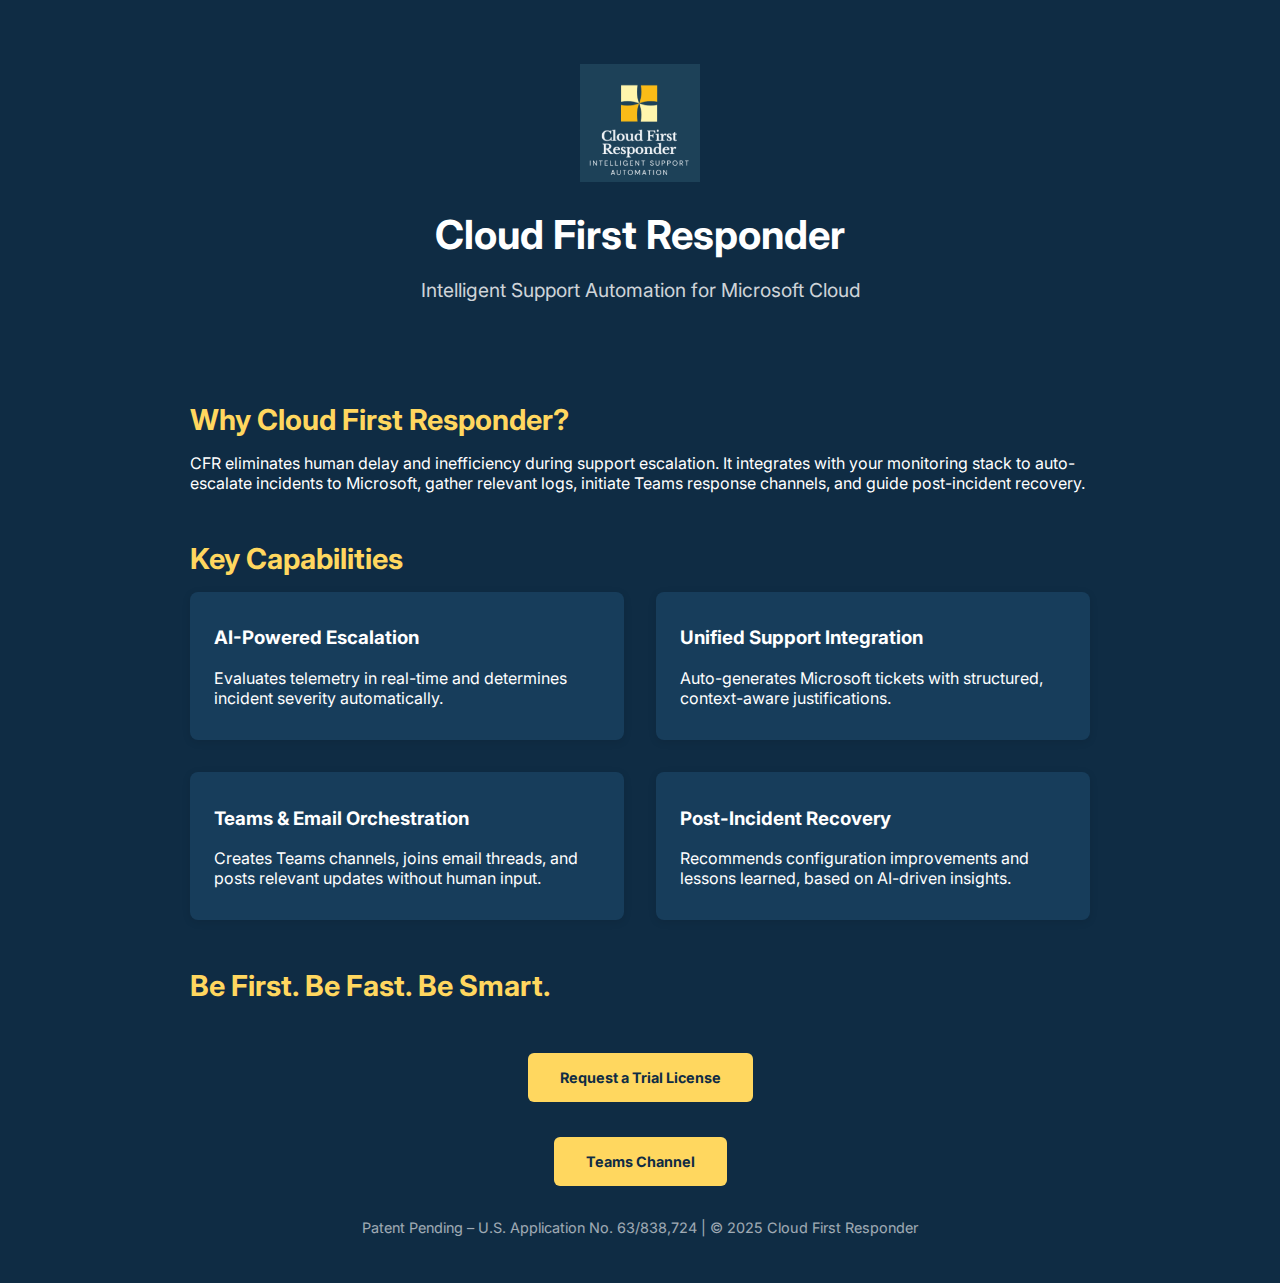
<file: index.html>
<!DOCTYPE html>
<html lang="en">
<head>
  <meta charset="UTF-8" />
  <meta name="viewport" content="width=device-width, initial-scale=1.0"/>
  <title>Cloud First Responders</title>
  <link href="https://fonts.googleapis.com/css2?family=Inter:wght@400;600;700&display=swap" rel="stylesheet"/>
  <style>
    body {
      margin: 0;
      font-family: 'Inter', sans-serif;
      background-color: #0f2c44;
      color: #ffffff;
    }
    header {
      text-align: center;
      padding: 4rem 1rem 2rem;
    }
    header img {
      max-width: 120px;
      margin-bottom: 1rem;
    }
    header h1 {
      font-size: 2.5rem;
      margin: 0.5rem 0;
    }
    header p {
      font-size: 1.2rem;
      opacity: 0.8;
    }

    section {
      max-width: 900px;
      margin: 3rem auto;
      padding: 0 1.5rem;
    }

    h2 {
      font-size: 1.8rem;
      margin-bottom: 1rem;
      color: #ffd75f;
    }

    .features {
      display: grid;
      grid-template-columns: 1fr 1fr;
      gap: 2rem;
    }

    .feature {
      background: #173d5b;
      padding: 1rem 1.5rem;
      border-radius: 8px;
      box-shadow: 0 2px 8px rgba(0,0,0,0.1);
    }

    .cta {
      text-align: center;
      margin: 4rem 0 2rem;
    }

    .cta a {
      background: #ffd75f;
      color: #0f2c44;
      padding: 1rem 2rem;
      font-weight: bold;
      border-radius: 6px;
      text-decoration: none;
      font-size: .9rem;
    }

    footer {
      text-align: center;
      font-size: 0.9rem;
      opacity: 0.6;
      padding-bottom: 2rem;
    }

    @media (max-width: 768px) {
      .features {
        grid-template-columns: 1fr;
      }
    }
  </style>
</head>
<body>

  <header>
    <img src="Logo.png" alt="Cloud First Responder Logo" />
    <h1>Cloud First Responder</h1>
    <p>Intelligent Support Automation for Microsoft Cloud</p>
  </header>

  <section>
    <h2>Why Cloud First Responder?</h2>
    <p>
      CFR eliminates human delay and inefficiency during support escalation. It integrates with your monitoring stack to auto-escalate incidents to Microsoft, gather relevant logs, initiate Teams response channels, and guide post-incident recovery.
    </p>
  </section>

  <section>
    <h2>Key Capabilities</h2>
    <div class="features">
      <div class="feature">
        <h3>AI-Powered Escalation</h3>
        <p>Evaluates telemetry in real-time and determines incident severity automatically.</p>
      </div>
      <div class="feature">
        <h3>Unified Support Integration</h3>
        <p>Auto-generates Microsoft tickets with structured, context-aware justifications.</p>
      </div>
      <div class="feature">
        <h3>Teams & Email Orchestration</h3>
        <p>Creates Teams channels, joins email threads, and posts relevant updates without human input.</p>
      </div>
      <div class="feature">
        <h3>Post-Incident Recovery</h3>
        <p>Recommends configuration improvements and lessons learned, based on AI-driven insights.</p>
      </div>
    </div>
  </section>

  <section >
    <h2>Be First. Be Fast. Be Smart.</h2>
    <div class="cta"><p><A href="mailto:support@cloudfirstresponder.com?subject=Trial License Request">Request a Trial License</a></p></div>
    <div class="cta"><P><a href="https://teams.microsoft.com/l/channel/19%3A711714f85f6d4ffba70a744157fc214f%40thread.tacv2/Support%20Channel?groupId=c0dfa7f5-15d7-4fc9-a6b1-1a15dfb01ce6&tenantId=f0f499a0-6ea5-472d-b53b-69f046ca36f2" target="_blank">Teams Channel</a></p></div>
  </section>

  <footer>
    <p>Patent Pending – U.S. Application No. 63/838,724 | &copy; 2025 Cloud First Responder</p>
    
  </footer>

</body>
</html>
</file>
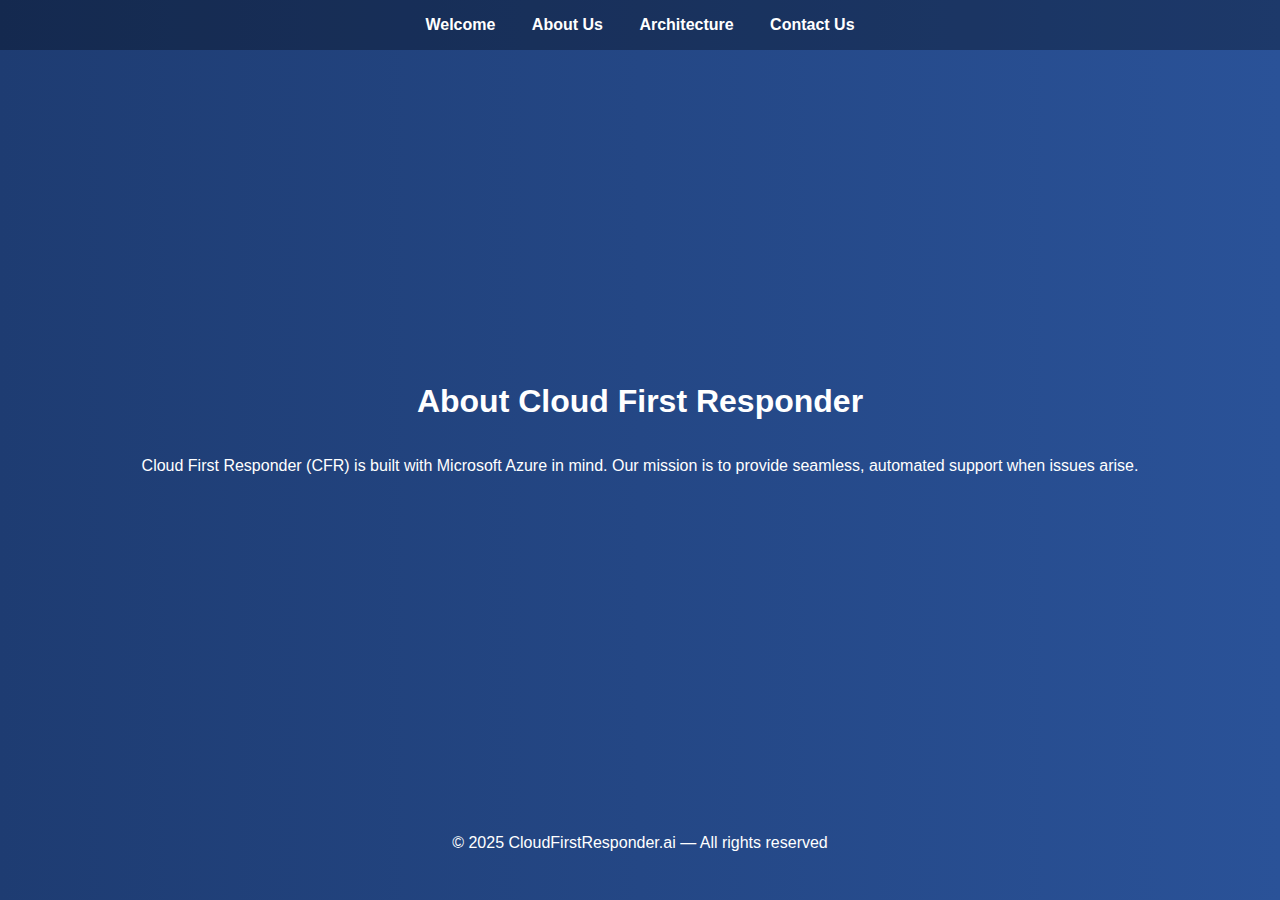
<file: about.html>
<!DOCTYPE html>
<html lang="en">
<head>
    <meta charset="UTF-8">
    <meta name="viewport" content="width=device-width, initial-scale=1.0">
    <title>About Us - Cloud First Responder</title>
    <link rel="stylesheet" href="styles.css">
</head>
<body>
    <header>
        <nav>
            <a href="index.html">Welcome</a>
            <a href="about.html">About Us</a>
            <a href="architecture.html">Architecture</a>
            <a href="contact.html">Contact Us</a>
        </nav>
    </header>
    <main>
        <h1>About Cloud First Responder</h1>
        <p>Cloud First Responder (CFR) is built with Microsoft Azure in mind. Our mission is to provide seamless, automated support when issues arise.</p>
    </main>
    <footer>&copy; 2025 CloudFirstResponder.ai &mdash; All rights reserved</footer>
</body>
</html>
</file>
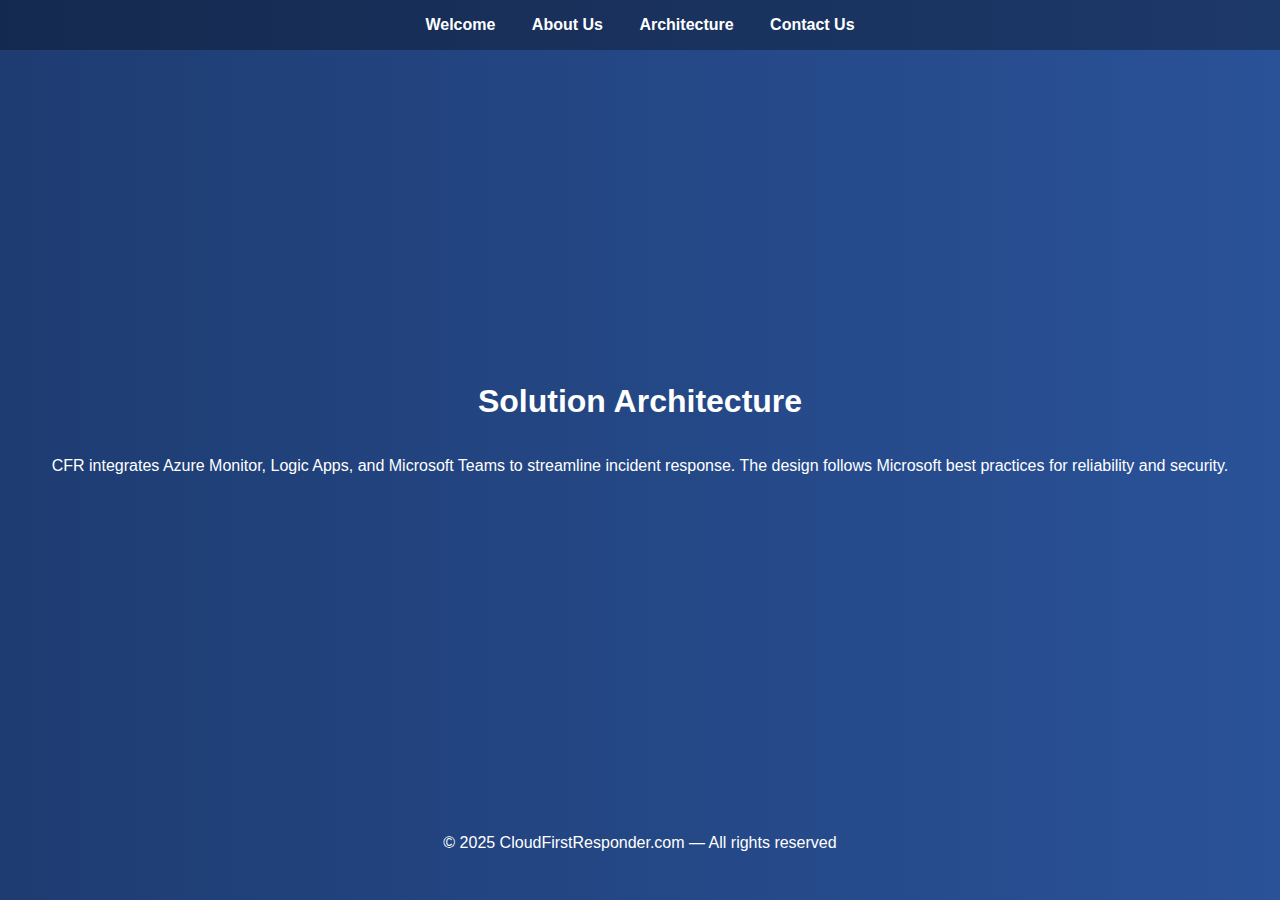
<file: architecture.html>
<!DOCTYPE html>
<html lang="en">
<head>
    <meta charset="UTF-8">
    <meta name="viewport" content="width=device-width, initial-scale=1.0">
    <title>Architecture - Cloud First Responder</title>
    <link rel="stylesheet" href="styles.css">
</head>
<body>
    <header>
        <nav>
            <a href="index.html">Welcome</a>
            <a href="about.html">About Us</a>
            <a href="architecture.html">Architecture</a>
            <a href="contact.html">Contact Us</a>
        </nav>
    </header>
    <main>
        <h1>Solution Architecture</h1>
        <p>CFR integrates Azure Monitor, Logic Apps, and Microsoft Teams to streamline incident response. The design follows Microsoft best practices for reliability and security.</p>
    </main>
    <footer>&copy; 2025 CloudFirstResponder.com &mdash; All rights reserved</footer>
</body>
</html>
</file>
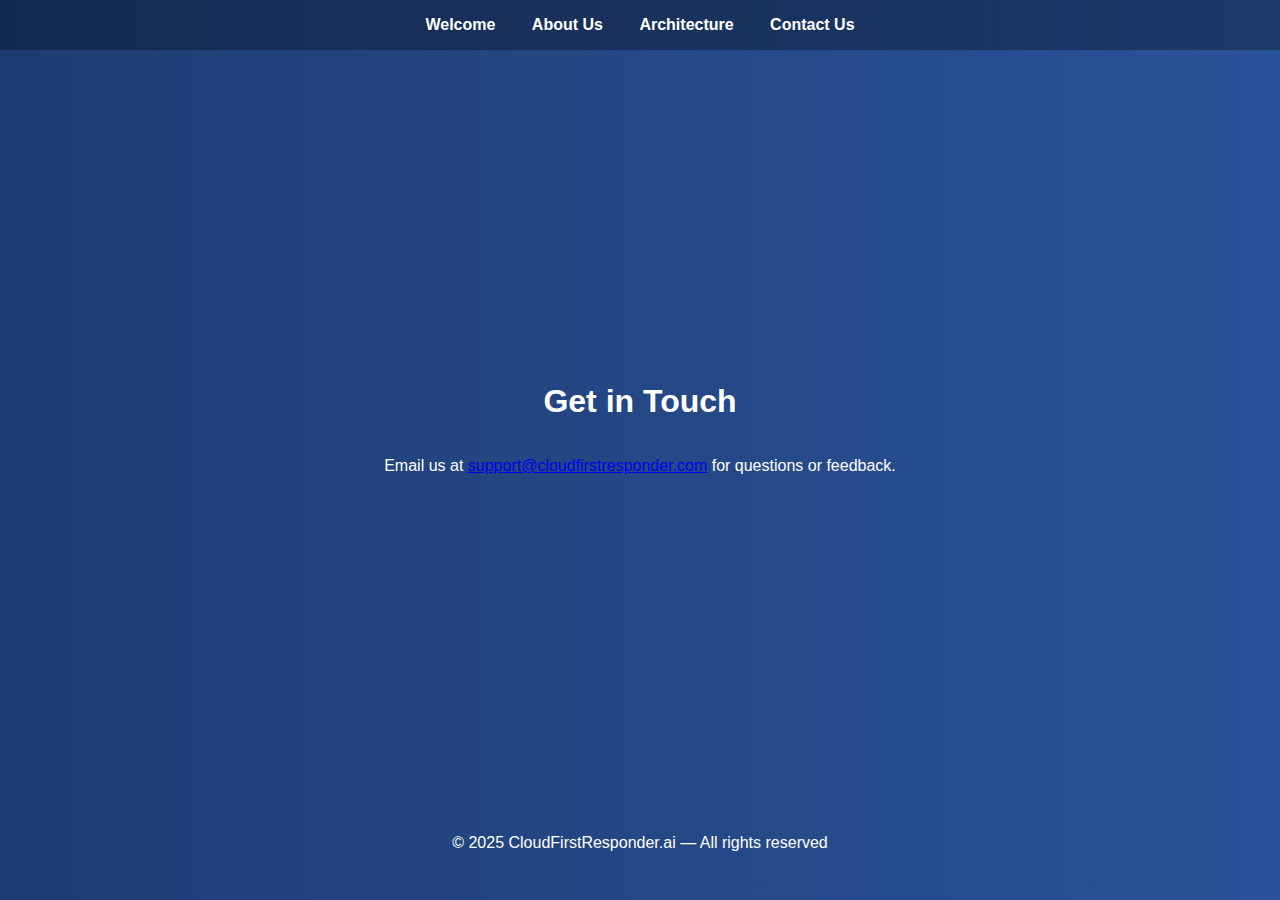
<file: contact.html>
<!DOCTYPE html>
<html lang="en">
<head>
    <meta charset="UTF-8">
    <meta name="viewport" content="width=device-width, initial-scale=1.0">
    <title>Contact Us - Cloud First Responder</title>
    <link rel="stylesheet" href="styles.css">
</head>
<body>
    <header>
        <nav>
            <a href="index.html">Welcome</a>
            <a href="about.html">About Us</a>
            <a href="architecture.html">Architecture</a>
            <a href="contact.html">Contact Us</a>
        </nav>
    </header>
    <main>
        <h1>Get in Touch</h1>
        <p>Email us at <a href="mailto:support@cloudfirstresponder.com">support@cloudfirstresponder.com</a> for questions or feedback.</p>
    </main>
    <footer>&copy; 2025 CloudFirstResponder.ai &mdash; All rights reserved</footer>
</body>
</html>
</file>
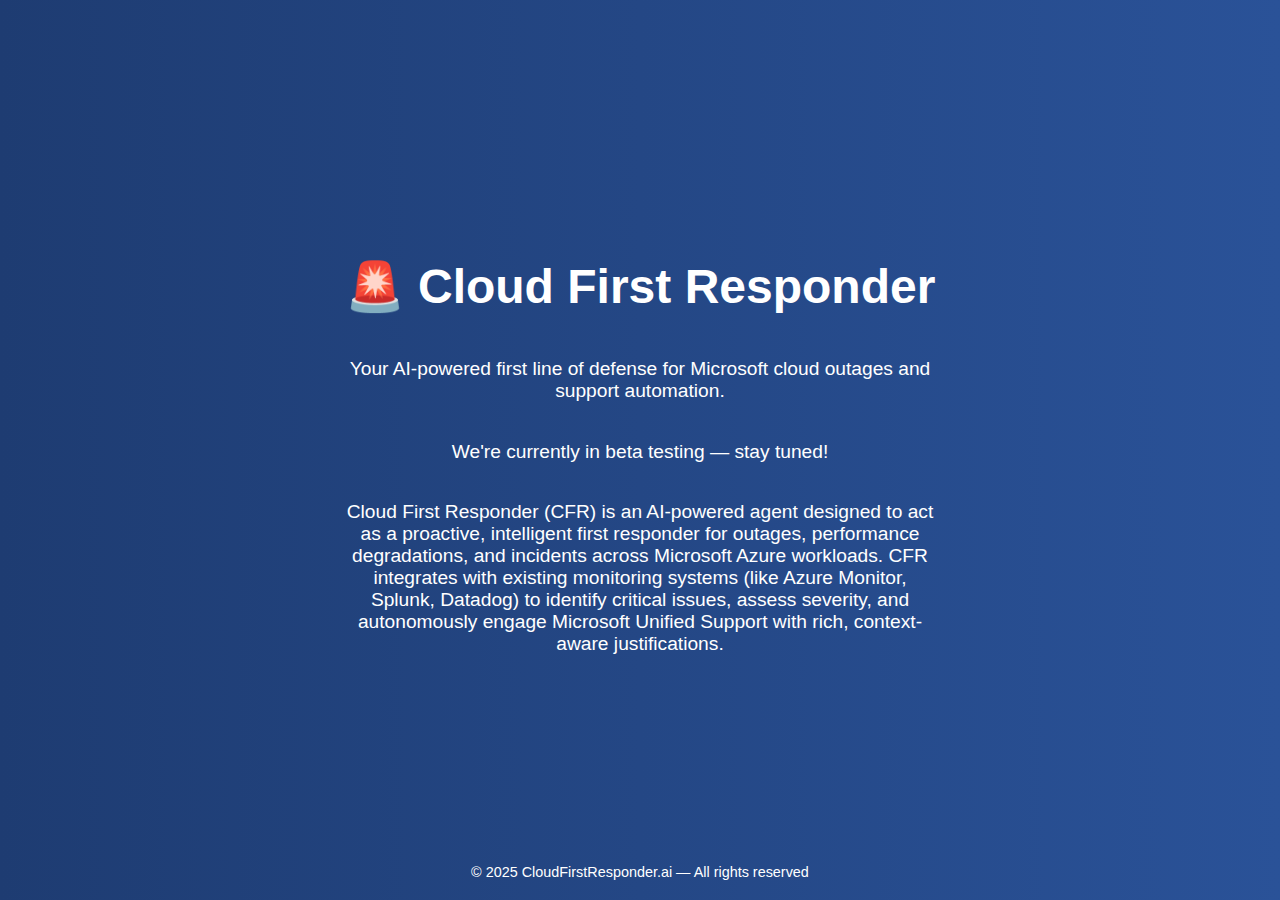
<file: products.html>
<!DOCTYPE html>
<html lang="en">
<head>
    <meta charset="UTF-8">
    <meta name="viewport" content="width=device-width, initial-scale=1.0">
    <title>Cloud First Responder</title>
    <style>
        body {
            font-family: Arial, sans-serif;
            background: linear-gradient(to right, #1e3c72, #2a5298);
            color: white;
            margin: 0;
            padding: 0;
            display: flex;
            flex-direction: column;
            align-items: center;
            justify-content: center;
            height: 100vh;
            text-align: center;
        }
        h1 {
            font-size: 3rem;
            margin-bottom: 0.5em;
        }
        p {
            font-size: 1.2rem;
            max-width: 600px;
        }
        footer {
            position: absolute;
            bottom: 20px;
            font-size: 0.9rem;
        }
    </style>
</head>
<body>
    <h1>🚨 Cloud First Responder</h1>
    <p>Your AI-powered first line of defense for Microsoft cloud outages and support automation.</p>
    <p>We're currently in beta testing — stay tuned!</p>
    <p>Cloud First Responder (CFR) is an AI-powered agent designed to act as a proactive, intelligent first responder for outages, performance degradations, and incidents across Microsoft Azure workloads. CFR integrates with existing monitoring systems (like Azure Monitor, Splunk, Datadog) to identify critical issues, assess severity, and autonomously engage Microsoft Unified Support with rich, context-aware justifications.</p>
    <footer>&copy; 2025 CloudFirstResponder.ai — All rights reserved</footer>
</body>
</html>
</file>
<file: styles.css>
body {
    font-family: "Segoe UI", Arial, sans-serif;
    background: linear-gradient(to right, #1e3c72, #2a5298);
    color: white;
    margin: 0;
    padding: 0;
}
header {
    background-color: rgba(0,0,0,0.3);
    padding: 1rem;
    text-align: center;
}
nav a {
    color: #ffffff;
    margin: 0 1rem;
    text-decoration: none;
    font-weight: bold;
}
main {
    display: flex;
    flex-direction: column;
    align-items: center;
    justify-content: center;
    min-height: 80vh;
    text-align: center;
    padding: 1rem;
}
footer {
    text-align: center;
    margin: 2rem 0;
}
</file>
